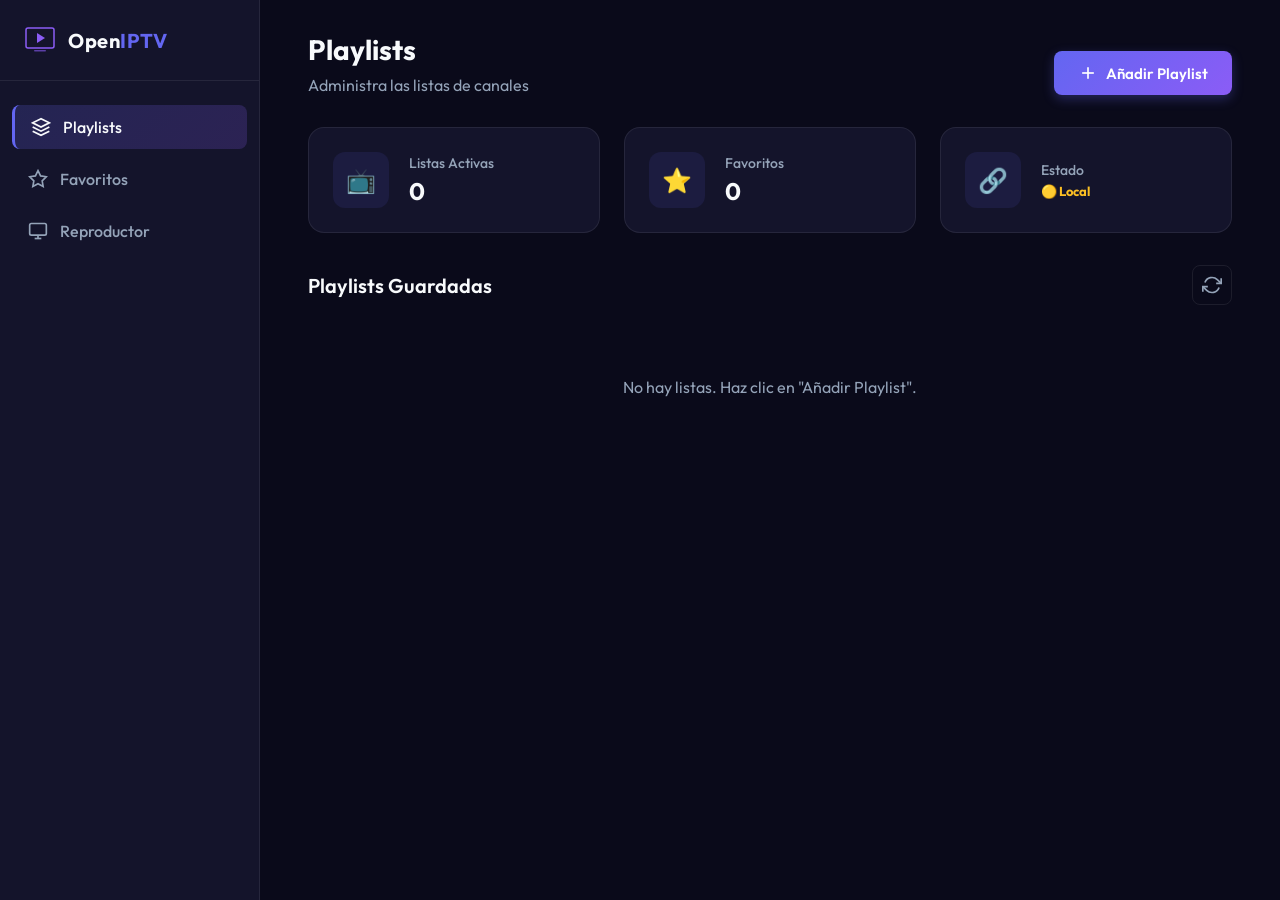
<file: panel.html>
<!DOCTYPE html>
<html lang="es">
<head>
    <meta charset="UTF-8">
    <meta name="viewport" content="width=device-width, initial-scale=1.0">
    <title>Panel de Administración - OpenIPTV</title>
    
    <link rel="preconnect" href="https://fonts.googleapis.com">
    <link rel="preconnect" href="https://fonts.gstatic.com" crossorigin>
    <link href="https://fonts.googleapis.com/css2?family=Outfit:wght@300;400;500;600;700&display=swap" rel="stylesheet">
    
    <link rel="stylesheet" href="css/panel.css">
    <style>
        /* ─── Favorites Section ─── */
        .tabs { display: flex; gap: 0; margin-bottom: 24px; border-bottom: 2px solid rgba(255,255,255,0.06); }
        .tab-btn { padding: 12px 24px; background: none; border: none; color: var(--text-muted); font-family: inherit; font-size: 15px; font-weight: 500; cursor: pointer; border-bottom: 2px solid transparent; margin-bottom: -2px; transition: all 0.2s; }
        .tab-btn:hover { color: var(--text-primary, #e2e8f0); }
        .tab-btn.active { color: var(--primary, #818cf8); border-bottom-color: var(--primary, #818cf8); }
        .tab-content { display: none; }
        .tab-content.active { display: block; }

        .fav-search { width: 100%; padding: 12px 16px; border-radius: 10px; border: 1px solid rgba(255,255,255,0.08); background: rgba(0,0,0,0.3); color: #e2e8f0; font-family: inherit; font-size: 14px; margin-bottom: 16px; outline: none; transition: border-color 0.2s; }
        .fav-search:focus { border-color: rgba(129,140,248,0.5); }
        .fav-search::placeholder { color: rgba(255,255,255,0.3); }

        .fav-toolbar { display: flex; justify-content: space-between; align-items: center; margin-bottom: 12px; gap: 12px; flex-wrap: wrap; }
        .fav-toolbar select { padding: 8px 12px; border-radius: 8px; border: 1px solid rgba(255,255,255,0.08); background: rgba(0,0,0,0.3); color: #e2e8f0; font-family: inherit; font-size: 13px; outline: none; }
        .fav-count { font-size: 13px; color: rgba(255,255,255,0.4); }
        .fav-loading { text-align: center; padding: 40px; color: rgba(255,255,255,0.4); }

        .ch-list { max-height: 60vh; overflow-y: auto; border-radius: 12px; border: 1px solid rgba(255,255,255,0.06); }
        .ch-row { display: flex; align-items: center; padding: 10px 16px; border-bottom: 1px solid rgba(255,255,255,0.04); gap: 12px; transition: background 0.15s; }
        .ch-row:last-child { border-bottom: none; }
        .ch-row:hover { background: rgba(255,255,255,0.03); }
        .ch-num { min-width: 36px; font-size: 12px; color: rgba(255,255,255,0.3); text-align: center; font-weight: 600; }
        .ch-name { flex: 1; font-size: 14px; color: #e2e8f0; white-space: nowrap; overflow: hidden; text-overflow: ellipsis; }
        .ch-group { font-size: 11px; color: rgba(255,255,255,0.3); max-width: 120px; white-space: nowrap; overflow: hidden; text-overflow: ellipsis; }
        .ch-fav-btn { width: 36px; height: 36px; border-radius: 8px; border: none; background: rgba(255,255,255,0.05); cursor: pointer; font-size: 18px; display: flex; align-items: center; justify-content: center; transition: all 0.2s; flex-shrink: 0; }
        .ch-fav-btn:hover { background: rgba(255,255,255,0.1); transform: scale(1.1); }
        .ch-fav-btn.is-fav { background: rgba(250,204,21,0.15); }
    </style>
</head>
<body>
    <div class="app-container">
        <!-- Sidebar -->
        <aside class="sidebar">
            <div class="brand">
                <div class="logo-icon">
                    <svg viewBox="0 0 64 64" fill="none" xmlns="http://www.w3.org/2000/svg">
                        <rect x="4" y="8" width="56" height="40" rx="4" stroke="currentColor" stroke-width="3" fill="none"/>
                        <polygon points="26,18 26,38 42,28" fill="currentColor"/>
                        <rect x="20" y="52" width="24" height="3" rx="1.5" fill="currentColor" opacity="0.6"/>
                    </svg>
                </div>
                <h2>Open<span>IPTV</span></h2>
            </div>
            
            <nav class="nav-menu">
                <a href="#" class="nav-item active" data-tab="playlists">
                    <svg viewBox="0 0 24 24" fill="none" stroke="currentColor" stroke-width="2" width="20" height="20">
                        <path d="M12 2L2 7l10 5 10-5-10-5zM2 17l10 5 10-5M2 12l10 5 10-5"/>
                    </svg>
                    Playlists
                </a>
                <a href="#" class="nav-item" data-tab="favorites">
                    <svg viewBox="0 0 24 24" fill="none" stroke="currentColor" stroke-width="2" width="20" height="20">
                        <polygon points="12 2 15.09 8.26 22 9.27 17 14.14 18.18 21.02 12 17.77 5.82 21.02 7 14.14 2 9.27 8.91 8.26 12 2"/>
                    </svg>
                    Favoritos
                </a>
                <a href="/" class="nav-item" target="_blank">
                    <svg viewBox="0 0 24 24" fill="none" stroke="currentColor" stroke-width="2" width="20" height="20">
                        <rect x="2" y="3" width="20" height="14" rx="2" ry="2"/>
                        <line x1="8" y1="21" x2="16" y2="21"/>
                        <line x1="12" y1="17" x2="12" y2="21"/>
                    </svg>
                    Reproductor
                </a>
            </nav>
        </aside>

        <!-- Main Content -->
        <main class="main-content">
            <header class="topbar">
                <div class="topbar-left">
                    <h1 id="page-title">Playlists</h1>
                    <p id="page-desc">Administra las listas de canales</p>
                </div>
                <div class="topbar-right">
                    <button id="btn-add-playlist" class="btn-primary">
                        <svg viewBox="0 0 24 24" fill="none" stroke="currentColor" stroke-width="2" width="20" height="20">
                            <line x1="12" y1="5" x2="12" y2="19"/>
                            <line x1="5" y1="12" x2="19" y2="12"/>
                        </svg>
                        Añadir Playlist
                    </button>
                </div>
            </header>

            <div class="dashboard-stats">
                <div class="stat-card">
                    <div class="stat-icon">📺</div>
                    <div class="stat-info">
                        <h3>Listas Activas</h3>
                        <p id="stat-count">0</p>
                    </div>
                </div>
                <div class="stat-card">
                    <div class="stat-icon">⭐</div>
                    <div class="stat-info">
                        <h3>Favoritos</h3>
                        <p id="stat-favs">0</p>
                    </div>
                </div>
                <div class="stat-card">
                    <div class="stat-icon">🔗</div>
                    <div class="stat-info">
                        <h3>Estado</h3>
                        <p id="server-status" style="font-size: 13px;">Verificando...</p>
                    </div>
                </div>
            </div>

            <!-- TAB: Playlists -->
            <div class="tab-content active" id="tab-playlists">
                <div class="content-section">
                    <div class="section-header">
                        <h2>Playlists Guardadas</h2>
                        <button id="btn-refresh" class="btn-icon" title="Actualizar">
                            <svg viewBox="0 0 24 24" fill="none" stroke="currentColor" stroke-width="2" width="20" height="20">
                                <polyline points="23 4 23 10 17 10"/>
                                <polyline points="1 20 1 14 7 14"/>
                                <path d="M3.51 9a9 9 0 0 1 14.85-3.36L23 10M1 14l4.64 4.36A9 9 0 0 0 20.49 15"/>
                            </svg>
                        </button>
                    </div>
                    <div class="playlist-grid" id="playlist-grid">
                        <div class="loading-state"><div class="spinner"></div><p>Cargando...</p></div>
                    </div>
                </div>
            </div>

            <!-- TAB: Favorites -->
            <div class="tab-content" id="tab-favorites">
                <div class="content-section">
                    <div class="section-header">
                        <h2>Gestión de Favoritos</h2>
                        <span class="fav-count" id="fav-total"></span>
                    </div>
                    <input type="text" class="fav-search" id="fav-search" placeholder="🔍 Buscar canal por nombre...">
                    <div class="fav-toolbar">
                        <select id="fav-group-filter">
                            <option value="all">Todos los grupos</option>
                        </select>
                        <label style="font-size:13px;color:rgba(255,255,255,0.5);display:flex;align-items:center;gap:6px;">
                            <input type="checkbox" id="fav-only-toggle"> Solo favoritos
                        </label>
                    </div>
                    <div class="ch-list" id="ch-list">
                        <div class="fav-loading">Cargando canales...</div>
                    </div>
                </div>
            </div>

        </main>
    </div>

    <!-- Add Modal -->
    <div id="modal-add" class="modal hidden">
        <div class="modal-backdrop"></div>
        <div class="modal-content glass-panel">
            <div class="modal-header">
                <h2>Añadir Nueva M3U</h2>
                <button class="btn-close" id="btn-close-modal">×</button>
            </div>
            <div class="modal-body">
                <div class="form-group">
                    <label>Nombre de la Lista (Opcional)</label>
                    <input type="text" id="input-pl-name" placeholder="Ej: Películas y Series">
                </div>
                <div class="form-group">
                    <label>URL de la Playlist</label>
                    <input type="url" id="input-pl-url" placeholder="https://ejemplo.com/lista.m3u">
                </div>
                <div style="text-align:center;color:rgba(255,255,255,0.3);font-size:13px;margin:12px 0;letter-spacing:2px">── O SUBIR ARCHIVO ──</div>
                <div class="form-group">
                    <label>Archivo M3U / M3U8</label>
                    <div id="drop-zone" style="border:2px dashed rgba(255,255,255,0.12);border-radius:12px;padding:24px;text-align:center;cursor:pointer;transition:all 0.2s;color:rgba(255,255,255,0.4);font-size:14px;">
                        <div style="font-size:32px;margin-bottom:8px">📁</div>
                        <div id="drop-text">Arrastra un archivo aquí o haz clic para seleccionar</div>
                        <input type="file" id="input-pl-file" accept=".m3u,.m3u8,.txt" style="display:none">
                    </div>
                </div>
            </div>
            <div class="modal-footer">
                <button class="btn-secondary" id="btn-cancel">Cancelar</button>
                <button class="btn-primary" id="btn-save">Guardar Playlist</button>
            </div>
        </div>
    </div>

    <!-- Toast -->
    <div id="toast" class="toast hidden"></div>

    <script>
    const Panel = {
        API: '/api.php',
        data: { playlists: [], lastPlaylist: null, favorites: [] },
        allChannels: [],
        groups: [],
        serverAvailable: false,
        currentTab: 'playlists',

        async init() {
            this.bindEvents();
            await this.fetchData();
        },

        bindEvents() {
            // Tab navigation
            document.querySelectorAll('.nav-item[data-tab]').forEach(item => {
                item.addEventListener('click', (e) => {
                    e.preventDefault();
                    this.switchTab(item.dataset.tab);
                });
            });

            // Modal
            document.getElementById('btn-add-playlist').addEventListener('click', () => document.getElementById('modal-add').classList.remove('hidden'));
            const closeModal = () => { document.getElementById('modal-add').classList.add('hidden'); document.getElementById('input-pl-url').value = ''; document.getElementById('input-pl-name').value = ''; document.getElementById('input-pl-file').value = ''; document.getElementById('drop-text').textContent = 'Arrastra un archivo aquí o haz clic para seleccionar'; };
            document.getElementById('btn-close-modal').addEventListener('click', closeModal);
            document.getElementById('btn-cancel').addEventListener('click', closeModal);
            document.querySelector('.modal-backdrop').addEventListener('click', closeModal);
            document.getElementById('btn-save').addEventListener('click', () => this.addPlaylist());
            document.getElementById('btn-refresh').addEventListener('click', () => this.fetchData());

            // File upload
            const dropZone = document.getElementById('drop-zone');
            const fileInput = document.getElementById('input-pl-file');
            dropZone.addEventListener('click', () => fileInput.click());
            fileInput.addEventListener('change', () => { if (fileInput.files[0]) document.getElementById('drop-text').textContent = '✅ ' + fileInput.files[0].name; });
            dropZone.addEventListener('dragover', (e) => { e.preventDefault(); dropZone.style.borderColor = 'rgba(129,140,248,0.6)'; dropZone.style.background = 'rgba(129,140,248,0.05)'; });
            dropZone.addEventListener('dragleave', () => { dropZone.style.borderColor = ''; dropZone.style.background = ''; });
            dropZone.addEventListener('drop', (e) => { e.preventDefault(); dropZone.style.borderColor = ''; dropZone.style.background = ''; if (e.dataTransfer.files[0]) { fileInput.files = e.dataTransfer.files; document.getElementById('drop-text').textContent = '✅ ' + e.dataTransfer.files[0].name; } });

            // Favorites filters
            document.getElementById('fav-search').addEventListener('input', () => this.renderChannelList());
            document.getElementById('fav-group-filter').addEventListener('change', () => this.renderChannelList());
            document.getElementById('fav-only-toggle').addEventListener('change', () => this.renderChannelList());
        },

        switchTab(tab) {
            this.currentTab = tab;
            document.querySelectorAll('.nav-item[data-tab]').forEach(n => n.classList.remove('active'));
            document.querySelector(`.nav-item[data-tab="${tab}"]`).classList.add('active');
            document.querySelectorAll('.tab-content').forEach(t => t.classList.remove('active'));
            document.getElementById('tab-' + tab).classList.add('active');

            if (tab === 'playlists') {
                document.getElementById('page-title').textContent = 'Playlists';
                document.getElementById('page-desc').textContent = 'Administra las listas de canales';
                document.getElementById('btn-add-playlist').style.display = '';
            } else {
                document.getElementById('page-title').textContent = 'Favoritos';
                document.getElementById('page-desc').textContent = 'Marca canales para verlos primero en el TV';
                document.getElementById('btn-add-playlist').style.display = 'none';
                if (this.allChannels.length === 0) this.loadAllChannels();
            }
        },

        async fetchData() {
            this.renderLoading();
            try {
                const res = await fetch(this.API + '?action=data', { signal: AbortSignal.timeout(5000) });
                if (res.ok) { this.data = await res.json(); this.serverAvailable = true; }
                else throw new Error('err');
            } catch (e) {
                this.data = {
                    playlists: this._gl('openiptv_playlists', []),
                    lastPlaylist: this._gl('openiptv_last_playlist', null),
                    favorites: this._gl('openiptv_favorites', []),
                };
                this.serverAvailable = false;
            }
            this.updateStats();
            this.renderGrid();
        },

        _gl(k, f) { try { const v = localStorage.getItem(k); return v ? JSON.parse(v) : f; } catch(e) { return f; } },

        updateStats() {
            document.getElementById('stat-count').textContent = this.data.playlists?.length || 0;
            document.getElementById('stat-favs').textContent = this.data.favorites?.length || 0;
            const s = document.getElementById('server-status');
            if (s) { s.textContent = this.serverAvailable ? '🟢 OK' : '🟡 Local'; s.style.color = this.serverAvailable ? '#4ade80' : '#fbbf24'; }
        },

        // ═══════════════════════════════════
        // PLAYLISTS TAB
        // ═══════════════════════════════════
        renderGrid() {
            const grid = document.getElementById('playlist-grid');
            grid.innerHTML = '';
            if (!this.data.playlists || this.data.playlists.length === 0) {
                grid.innerHTML = '<div class="loading-state"><p>No hay listas. Haz clic en "Añadir Playlist".</p></div>';
                return;
            }
            this.data.playlists.forEach(pl => {
                const isDef = this.data.lastPlaylist === pl.url;
                const date = new Date(pl.addedAt || Date.now()).toLocaleDateString();
                const card = document.createElement('div');
                card.className = 'playlist-card' + (isDef ? ' is-default' : '');
                card.innerHTML = (isDef ? '<div class="default-badge">Principal</div>' : '') +
                    '<h3 class="pl-name">' + this.esc(pl.name) + '</h3>' +
                    '<div class="pl-url" title="' + this.esc(pl.url) + '">' + this.esc(pl.url) + '</div>' +
                    '<div style="font-size:12px;color:var(--text-muted);margin-bottom:16px">Añadida: ' + date + '</div>' +
                    '<div class="pl-actions">' +
                    '<button class="btn-small btn-set-default"' + (isDef ? ' disabled style="opacity:.5"' : '') + '>Principal</button>' +
                    '<button class="btn-small btn-danger btn-delete">Eliminar</button></div>';
                if (!isDef) card.querySelector('.btn-set-default')?.addEventListener('click', () => this.setDefault(pl.url));
                card.querySelector('.btn-delete')?.addEventListener('click', () => { if (confirm('¿Eliminar?')) this.deletePlaylist(pl.url); });
                grid.appendChild(card);
            });
        },

        async addPlaylist() {
            const url = document.getElementById('input-pl-url').value.trim();
            const name = document.getElementById('input-pl-name').value.trim() || 'Playlist';
            const fileInput = document.getElementById('input-pl-file');
            const file = fileInput.files[0];

            if (!url && !file) { this.showToast('❌ URL o archivo obligatorio'); return; }

            const btn = document.getElementById('btn-save');
            btn.textContent = 'Guardando...'; btn.disabled = true;

            try {
                if (file) {
                    // Upload file
                    const formData = new FormData();
                    formData.append('m3u', file);
                    formData.append('name', name);
                    const res = await fetch(this.API + '?action=upload', { method: 'POST', body: formData });
                    const result = await res.json();
                    if (result.success) {
                        this.showToast('✅ Archivo subido: ' + result.name);
                    } else {
                        this.showToast('❌ ' + (result.error || 'Error'));
                    }
                } else {
                    // URL mode
                    await fetch(this.API + '?action=playlists', { method: 'POST', headers: { 'Content-Type': 'application/json' }, body: JSON.stringify({ url, name }) });
                    this.showToast('✅ Añadida');
                }
                document.getElementById('btn-close-modal').click();
                await this.fetchData();
            } catch (e) { this.showToast('❌ Error: ' + e.message); }
            btn.textContent = 'Guardar Playlist'; btn.disabled = false;
        },
        async deletePlaylist(url) {
            try { await fetch(this.API + '?action=playlists', { method: 'DELETE', headers: { 'Content-Type': 'application/json' }, body: JSON.stringify({ url }) }); } catch(e) {}
            this.showToast('🗑️ Eliminada'); this.fetchData();
        },
        async setDefault(url) {
            try { await fetch(this.API + '?action=last-playlist', { method: 'PUT', headers: { 'Content-Type': 'application/json' }, body: JSON.stringify({ url }) }); } catch(e) {}
            this.showToast('🌟 Actualizada'); this.fetchData();
        },

        // ═══════════════════════════════════
        // FAVORITES TAB
        // ═══════════════════════════════════
        async loadAllChannels() {
            document.getElementById('ch-list').innerHTML = '<div class="fav-loading"><div class="spinner"></div> Descargando canales de ' + this.data.playlists.length + ' lista(s)...</div>';
            this.allChannels = [];
            this.groups = [];
            const urlSet = {};
            const grpSet = {};

            for (const pl of this.data.playlists) {
                try {
                    const res = await fetch(pl.url, { signal: AbortSignal.timeout(15000) });
                    if (!res.ok) continue;
                    const text = await res.text();
                    this.parseM3U(text, pl.name || 'Playlist', urlSet, grpSet);
                } catch(e) { console.warn('Failed to load:', pl.url); }
            }

            this.groups = Object.keys(grpSet).sort();
            // Populate group filter
            const sel = document.getElementById('fav-group-filter');
            sel.innerHTML = '<option value="all">Todos (' + this.allChannels.length + ')</option>';
            this.groups.forEach(g => {
                const c = this.allChannels.filter(ch => ch.group === g).length;
                sel.innerHTML += '<option value="' + this.esc(g) + '">' + this.esc(g) + ' (' + c + ')</option>';
            });

            document.getElementById('fav-total').textContent = this.allChannels.length + ' canales • ' + (this.data.favorites?.length || 0) + ' favoritos';
            this.renderChannelList();
        },

        parseM3U(text, plName, urlSet, grpSet) {
            const lines = text.split('\n');
            let name = '', group = '', url = '';
            for (let i = 0; i < lines.length; i++) {
                const line = lines[i].trim();
                if (line.startsWith('#EXTINF')) {
                    const ci = line.lastIndexOf(',');
                    name = ci > -1 ? line.substring(ci + 1).trim() : 'Canal';
                    const gm = line.match(/group-title="([^"]*)"/);
                    group = gm ? gm[1] : '';
                    if (name.includes('|iframe')) name = name.replace('|iframe', '').trim();
                } else if (line && !line.startsWith('#')) {
                    url = line;
                    if (name && url && !urlSet[url]) {
                        const grp = group || plName;
                        this.allChannels.push({ name, group: grp, url, num: this.allChannels.length + 1 });
                        urlSet[url] = true;
                        grpSet[grp] = true;
                    }
                    name = ''; group = ''; url = '';
                }
            }
        },

        renderChannelList() {
            const search = document.getElementById('fav-search').value.toLowerCase().trim();
            const groupFilter = document.getElementById('fav-group-filter').value;
            const onlyFavs = document.getElementById('fav-only-toggle').checked;
            const favs = this.data.favorites || [];

            let filtered = this.allChannels.filter(ch => {
                if (search && !ch.name.toLowerCase().includes(search)) return false;
                if (groupFilter !== 'all' && ch.group !== groupFilter) return false;
                if (onlyFavs && !favs.includes(ch.url)) return false;
                return true;
            });

            const list = document.getElementById('ch-list');
            if (filtered.length === 0) {
                list.innerHTML = '<div class="fav-loading">Sin resultados</div>';
                return;
            }

            // Render max 200 for performance
            const max = Math.min(filtered.length, 200);
            let html = '';
            for (let i = 0; i < max; i++) {
                const ch = filtered[i];
                const isFav = favs.includes(ch.url);
                html += '<div class="ch-row">' +
                    '<span class="ch-num">' + ch.num + '</span>' +
                    '<span class="ch-name">' + this.esc(ch.name) + '</span>' +
                    '<span class="ch-group">' + this.esc(ch.group) + '</span>' +
                    '<button class="ch-fav-btn' + (isFav ? ' is-fav' : '') + '" data-url="' + this.esc(ch.url) + '">' + (isFav ? '⭐' : '☆') + '</button>' +
                    '</div>';
            }
            if (filtered.length > max) html += '<div class="fav-loading">Mostrando ' + max + ' de ' + filtered.length + '. Usa el buscador para filtrar.</div>';

            list.innerHTML = html;

            // Bind toggle events
            list.querySelectorAll('.ch-fav-btn').forEach(btn => {
                btn.addEventListener('click', () => this.toggleFavorite(btn.dataset.url, btn));
            });
        },

        async toggleFavorite(url, btn) {
            try {
                const res = await fetch(this.API + '?action=favorites', {
                    method: 'POST',
                    headers: { 'Content-Type': 'application/json' },
                    body: JSON.stringify({ url })
                });
                if (res.ok) {
                    const result = await res.json();
                    this.data.favorites = result.favorites;
                    btn.textContent = result.isFavorite ? '⭐' : '☆';
                    btn.classList.toggle('is-fav', result.isFavorite);
                    this.updateStats();
                    document.getElementById('fav-total').textContent = this.allChannels.length + ' canales • ' + this.data.favorites.length + ' favoritos';
                    this.showToast(result.isFavorite ? '⭐ Añadido a favoritos' : '☆ Quitado de favoritos');
                }
            } catch(e) { this.showToast('❌ Error al guardar'); }
        },

        // ═══════════════════════════════════
        // SHARED
        // ═══════════════════════════════════
        renderLoading() { document.getElementById('playlist-grid').innerHTML = '<div class="loading-state"><div class="spinner"></div><p>Cargando...</p></div>'; },
        showToast(msg) {
            const t = document.getElementById('toast');
            t.textContent = msg; t.classList.remove('hidden'); t.classList.add('show');
            clearTimeout(this._tt);
            this._tt = setTimeout(() => { t.classList.remove('show'); setTimeout(() => t.classList.add('hidden'), 300); }, 3000);
        },
        esc(s) { return s ? s.toString().replace(/&/g,'&amp;').replace(/</g,'&lt;').replace(/>/g,'&gt;').replace(/"/g,'&quot;') : ''; }
    };
    document.addEventListener('DOMContentLoaded', () => Panel.init());
    </script>
</body>
</html>
</file>
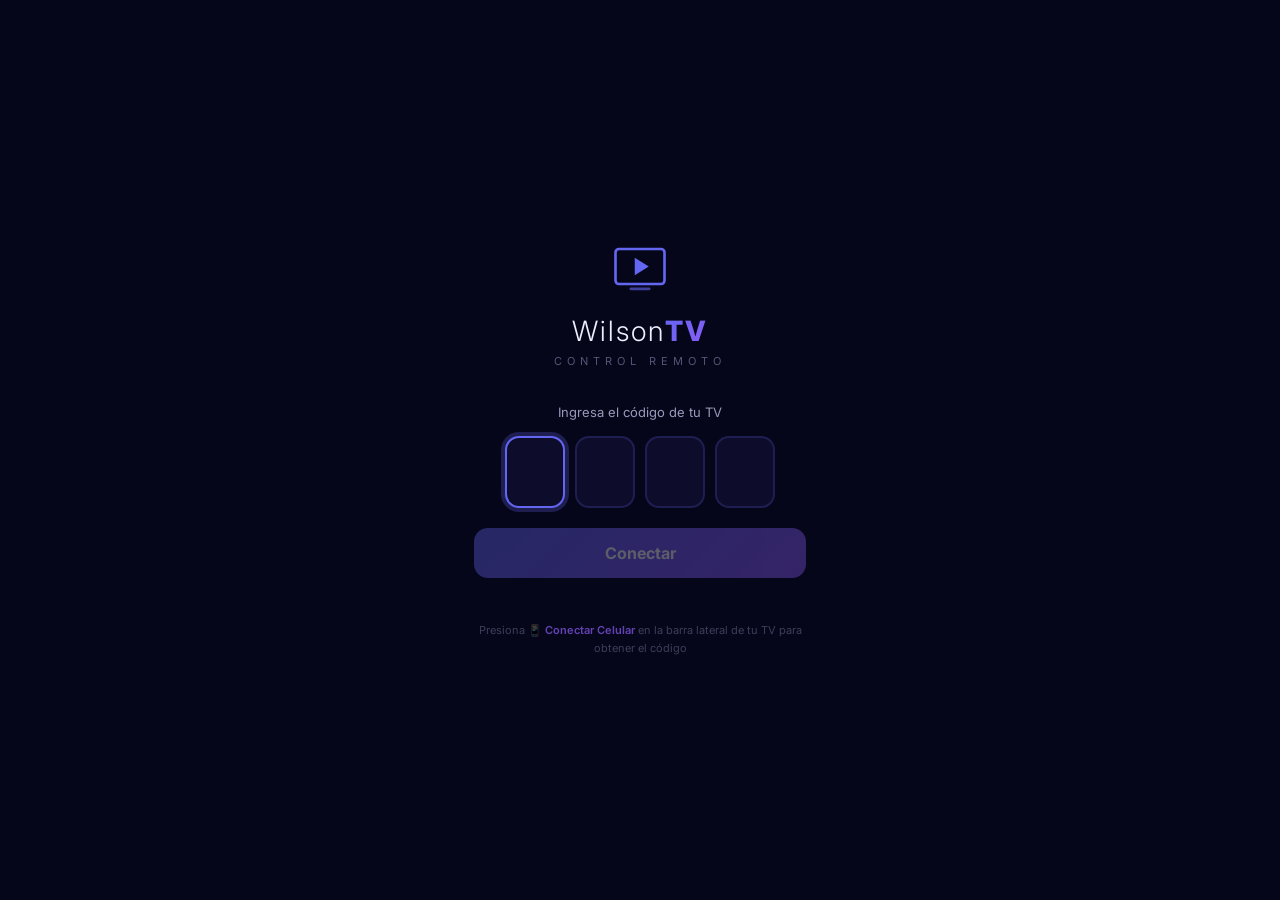
<file: remote.html>
<!DOCTYPE html>
<html lang="es">
<head>
    <meta charset="UTF-8">
    <meta name="viewport" content="width=device-width, initial-scale=1.0, maximum-scale=1.0, user-scalable=no, viewport-fit=cover">
    <meta name="apple-mobile-web-app-capable" content="yes">
    <meta name="apple-mobile-web-app-status-bar-style" content="black-translucent">
    <meta name="theme-color" content="#06061a">
    <meta http-equiv="Cache-Control" content="no-store, no-cache, must-revalidate">
    <meta http-equiv="Pragma" content="no-cache">
    <meta http-equiv="Expires" content="0">
    <meta name="mobile-web-app-capable" content="yes">
    <meta name="description" content="WilsonTV — Control remoto para tu Smart TV">
    <title>WilsonTV — Control Remoto</title>
    <link rel="preconnect" href="https://fonts.googleapis.com">
    <link rel="preconnect" href="https://fonts.gstatic.com" crossorigin>
    <link href="https://fonts.googleapis.com/css2?family=Inter:wght@300;400;500;600;700;800;900&display=swap" rel="stylesheet">
    <link rel="stylesheet" href="css/remote.css?v=8">
</head>
<body>

    <!-- ═══════ PAIRING SCREEN ═══════ -->
    <div id="screen-pair" class="screen active">
        <div class="pair-container">
            <div class="pair-logo">
                <svg viewBox="0 0 64 64" fill="none" width="56" height="56">
                    <defs><linearGradient id="rg" x1="0" y1="0" x2="64" y2="64">
                        <stop offset="0%" stop-color="#6366f1"/><stop offset="100%" stop-color="#a78bfa"/>
                    </linearGradient></defs>
                    <rect x="4" y="8" width="56" height="40" rx="4" stroke="url(#rg)" stroke-width="3" fill="none"/>
                    <polygon points="26,18 26,38 42,28" fill="url(#rg)"/>
                    <rect x="20" y="52" width="24" height="3" rx="1.5" fill="url(#rg)" opacity="0.6"/>
                </svg>
                <h1>Wilson<span>TV</span></h1>
                <p class="pair-sub">CONTROL REMOTO</p>
            </div>
            <div class="pair-form">
                <label>Ingresa el código de tu TV</label>
                <div class="code-inputs">
                    <input type="tel" maxlength="1" class="code-digit" data-index="0" inputmode="numeric" autocomplete="off">
                    <input type="tel" maxlength="1" class="code-digit" data-index="1" inputmode="numeric" autocomplete="off">
                    <input type="tel" maxlength="1" class="code-digit" data-index="2" inputmode="numeric" autocomplete="off">
                    <input type="tel" maxlength="1" class="code-digit" data-index="3" inputmode="numeric" autocomplete="off">
                </div>
                <button id="btn-connect" class="btn-connect" disabled>Conectar</button>
                <p id="pair-error" class="pair-error"></p>
                <p class="pair-hint">Presiona 📱 <strong>Conectar Celular</strong> en la barra lateral de tu TV para obtener el código</p>
            </div>
        </div>
    </div>

    <!-- ═══════ MAIN CONTROL INTERFACE ═══════ -->
    <div id="screen-remote" class="screen">

        <!-- ─── Status Header ─── -->
        <header class="r-header">
            <div class="r-header-left">
                <span class="r-dot connected"></span>
                <span class="r-header-label" id="r-status-text">Conectado</span>
            </div>
            <div class="r-header-center">
                <div class="r-now-playing" id="r-now-playing">
                    <span class="r-np-label">Reproduciendo</span>
                    <span class="r-np-name" id="r-channel-name">—</span>
                </div>
            </div>
            <div class="r-signal" id="r-signal" title="Calidad de señal">
                <div class="r-signal-bar"></div>
                <div class="r-signal-bar"></div>
                <div class="r-signal-bar"></div>
                <div class="r-signal-bar"></div>
            </div>
            <button id="btn-disconnect" class="r-disconnect" title="Desconectar">✕</button>
        </header>

        <!-- ─── Tab Content Area ─── -->
        <div class="r-tab-content">

            <!-- ═══ TAB: CANALES ═══ -->
            <div id="tab-channels" class="r-tab-panel active">
                <!-- Search -->
                <div class="r-search-wrap">
                    <svg class="r-search-icon" viewBox="0 0 24 24" fill="none" stroke="currentColor" stroke-width="2" width="18" height="18">
                        <circle cx="11" cy="11" r="8"/><path d="m21 21-4.35-4.35"/>
                    </svg>
                    <input type="text" id="r-ch-search" placeholder="Buscar entre miles de canales..." autocomplete="off">
                </div>

                <!-- Group Tags -->
                <div class="r-groups-bar" id="r-groups-bar"></div>

                <!-- Channel List -->
                <div class="r-ch-list" id="r-ch-list">
                    <div class="r-ch-empty-state">
                        <div class="r-ch-empty-icon">📡</div>
                        <p>Esperando canales de la TV...</p>
                        <span class="r-ch-empty-sub">Asegúrate de tener una playlist cargada en la TV</span>
                    </div>
                </div>
            </div>

            <!-- ═══ TAB: CONTROL ═══ -->
            <div id="tab-control" class="r-tab-panel">

                <!-- Now Playing Card -->
                <div class="r-np-card" id="r-np-card">
                    <div class="r-np-card-info">
                        <span class="r-np-card-ch" id="r-np-ch-number">—</span>
                        <div class="r-np-card-details">
                            <span class="r-np-card-name" id="r-np-card-name">Ningún canal</span>
                            <span class="r-np-card-group" id="r-np-card-group"></span>
                        </div>
                        <div class="r-np-signal-badge" id="r-np-signal-badge">
                            <span class="r-np-signal-dot"></span>
                            <span class="r-np-signal-text" id="r-np-signal-text">Sin señal</span>
                        </div>
                    </div>
                </div>

                <!-- D-Pad -->
                <div class="dpad-wrap">
                    <div class="dpad">
                        <button class="dp dp-up" data-cmd="navigate" data-dir="up" aria-label="Arriba">
                            <svg viewBox="0 0 24 24" fill="currentColor" width="28" height="28"><path d="M12 4l-8 8h16z"/></svg>
                        </button>
                        <button class="dp dp-left" data-cmd="navigate" data-dir="left" aria-label="Izquierda">
                            <svg viewBox="0 0 24 24" fill="currentColor" width="28" height="28"><path d="M4 12l8-8v16z"/></svg>
                        </button>
                        <button class="dp dp-ok" data-cmd="enter" aria-label="OK">OK</button>
                        <button class="dp dp-right" data-cmd="navigate" data-dir="right" aria-label="Derecha">
                            <svg viewBox="0 0 24 24" fill="currentColor" width="28" height="28"><path d="M20 12l-8-8v16z"/></svg>
                        </button>
                        <button class="dp dp-down" data-cmd="navigate" data-dir="down" aria-label="Abajo">
                            <svg viewBox="0 0 24 24" fill="currentColor" width="28" height="28"><path d="M12 20l8-8H4z"/></svg>
                        </button>
                    </div>
                </div>

                <!-- Quick Actions Row -->
                <div class="r-row-actions">
                    <button class="r-act" data-cmd="back">
                        <svg viewBox="0 0 24 24" fill="none" stroke="currentColor" stroke-width="2.5" width="20" height="20"><path d="M19 12H5M12 19l-7-7 7-7"/></svg>
                        <span>Atrás</span>
                    </button>
                    <button class="r-act" data-cmd="play-pause">
                        <svg viewBox="0 0 24 24" fill="currentColor" width="20" height="20"><polygon points="6,3 20,12 6,21"/></svg>
                        <span>Play</span>
                    </button>
                    <button class="r-act" data-cmd="stop">
                        <svg viewBox="0 0 24 24" fill="currentColor" width="20" height="20"><rect x="6" y="6" width="12" height="12" rx="1"/></svg>
                        <span>Stop</span>
                    </button>
                </div>

                <!-- Channel & Number Controls -->
                <div class="r-playback">
                    <div class="r-pbl">
                        <button class="r-ch-btn" data-cmd="channel-down">CH−</button>
                        <span class="r-pbl-label">Canal</span>
                        <button class="r-ch-btn" data-cmd="channel-up">CH+</button>
                    </div>
                </div>

                <!-- Number Pad -->
                <details class="r-numpad-wrap" open>
                    <summary class="r-numpad-toggle">Teclado Numérico</summary>
                    <div class="r-numpad">
                        <button class="r-num" data-cmd="number" data-num="1">1</button>
                        <button class="r-num" data-cmd="number" data-num="2">2</button>
                        <button class="r-num" data-cmd="number" data-num="3">3</button>
                        <button class="r-num" data-cmd="number" data-num="4">4</button>
                        <button class="r-num" data-cmd="number" data-num="5">5</button>
                        <button class="r-num" data-cmd="number" data-num="6">6</button>
                        <button class="r-num" data-cmd="number" data-num="7">7</button>
                        <button class="r-num" data-cmd="number" data-num="8">8</button>
                        <button class="r-num" data-cmd="number" data-num="9">9</button>
                        <button class="r-num r-num-special" data-cmd="back">⬅️</button>
                        <button class="r-num" data-cmd="number" data-num="0">0</button>
                        <button class="r-num r-num-special" data-cmd="enter">OK</button>
                    </div>
                </details>

                <!-- Stats -->
                <div class="r-pl-stats" id="r-pl-stats">
                    <div class="r-pl-stat">
                        <span class="r-pl-stat-val" id="r-pl-stat-channels">0</span>
                        <span class="r-pl-stat-label">Canales</span>
                    </div>
                    <div class="r-pl-stat">
                        <span class="r-pl-stat-val" id="r-pl-stat-groups">0</span>
                        <span class="r-pl-stat-label">Grupos</span>
                    </div>
                </div>
            </div>
        </div>

        <!-- ─── Bottom Navigation ─── -->
        <nav class="r-bottom-nav">
            <button class="r-nav-item active" data-tab="channels">
                <svg viewBox="0 0 24 24" fill="none" stroke="currentColor" stroke-width="2" width="22" height="22">
                    <circle cx="11" cy="11" r="8"/><path d="m21 21-4.35-4.35"/>
                </svg>
                <span>Buscar</span>
            </button>
            <button class="r-nav-item" data-tab="control">
                <svg viewBox="0 0 24 24" fill="none" stroke="currentColor" stroke-width="2" width="22" height="22">
                    <circle cx="12" cy="12" r="10"/>
                    <polygon points="10,8 16,12 10,16" fill="currentColor"/>
                </svg>
                <span>Control</span>
            </button>
        </nav>
    </div>

    <!-- Toast Notification -->
    <div id="r-toast" class="r-toast hidden">
        <span id="r-toast-msg"></span>
    </div>

    <script src="js/remote.js?v=8"></script>
</body>
</html>
</file>
<file: css/panel.css>
:root {
    --bg-dark: #0a0a1a;
    --bg-panel: #14142b;
    --bg-card: rgba(255, 255, 255, 0.03);
    --primary: #6366f1;
    --primary-hover: #4f46e5;
    --secondary: #8b5cf6;
    --text-main: #f8fafc;
    --text-muted: #94a3b8;
    --danger: #ef4444;
    --success: #22c55e;
    --border: rgba(255, 255, 255, 0.08);
}

* {
    margin: 0;
    padding: 0;
    box-sizing: border-box;
}

body {
    font-family: 'Outfit', -apple-system, BlinkMacSystemFont, sans-serif;
    background-color: var(--bg-dark);
    color: var(--text-main);
    min-height: 100vh;
}

/* Layout */
.app-container {
    display: flex;
    min-height: 100vh;
}

/* Sidebar */
.sidebar {
    width: 260px;
    background-color: var(--bg-panel);
    border-right: 1px solid var(--border);
    display: flex;
    flex-direction: column;
}

.brand {
    padding: 24px;
    display: flex;
    align-items: center;
    gap: 12px;
    border-bottom: 1px solid var(--border);
}

.logo-icon {
    width: 32px;
    height: 32px;
    color: var(--secondary);
}

.brand h2 {
    font-size: 20px;
    font-weight: 700;
    letter-spacing: 0.5px;
}

.brand h2 span {
    color: var(--primary);
}

.nav-menu {
    padding: 24px 12px;
    display: flex;
    flex-direction: column;
    gap: 8px;
}

.nav-item {
    display: flex;
    align-items: center;
    gap: 12px;
    padding: 12px 16px;
    border-radius: 8px;
    color: var(--text-muted);
    text-decoration: none;
    font-weight: 500;
    transition: all 0.2s ease;
}

.nav-item:hover {
    background: rgba(255, 255, 255, 0.05);
    color: var(--text-main);
}

.nav-item.active {
    background: linear-gradient(135deg, rgba(99, 102, 241, 0.2), rgba(139, 92, 246, 0.2));
    color: var(--text-main);
    border-left: 3px solid var(--primary);
}

/* Main Content */
.main-content {
    flex: 1;
    display: flex;
    flex-direction: column;
    overflow-y: auto;
}

.topbar {
    padding: 32px 48px;
    display: flex;
    justify-content: space-between;
    align-items: flex-end;
}

.topbar-left h1 {
    font-size: 28px;
    font-weight: 700;
    margin-bottom: 8px;
}

.topbar-left p {
    color: var(--text-muted);
}

.btn-primary {
    background: linear-gradient(135deg, var(--primary), var(--secondary));
    color: white;
    border: none;
    padding: 12px 24px;
    border-radius: 8px;
    font-weight: 600;
    font-family: inherit;
    font-size: 15px;
    cursor: pointer;
    display: flex;
    align-items: center;
    gap: 8px;
    transition: transform 0.2s, box-shadow 0.2s;
    box-shadow: 0 4px 12px rgba(99, 102, 241, 0.3);
}

.btn-primary:hover {
    transform: translateY(-2px);
    box-shadow: 0 6px 16px rgba(99, 102, 241, 0.4);
}

/* Stats */
.dashboard-stats {
    display: grid;
    grid-template-columns: repeat(auto-fit, minmax(250px, 1fr));
    gap: 24px;
    padding: 0 48px 32px;
}

.stat-card {
    background: var(--bg-panel);
    border: 1px solid var(--border);
    border-radius: 16px;
    padding: 24px;
    display: flex;
    align-items: center;
    gap: 20px;
}

.stat-icon {
    width: 56px;
    height: 56px;
    background: rgba(99, 102, 241, 0.1);
    border-radius: 12px;
    display: flex;
    align-items: center;
    justify-content: center;
    font-size: 24px;
}

.stat-info h3 {
    font-size: 14px;
    color: var(--text-muted);
    font-weight: 500;
    margin-bottom: 4px;
}

.stat-info p {
    font-size: 24px;
    font-weight: 700;
    word-break: break-all;
    display: -webkit-box;
    -webkit-line-clamp: 2;
    -webkit-box-orient: vertical;
    overflow: hidden;
}

/* Playlists Grid */
.content-section {
    padding: 0 48px 48px;
}

.section-header {
    display: flex;
    justify-content: space-between;
    align-items: center;
    margin-bottom: 24px;
}

.section-header h2 {
    font-size: 20px;
    font-weight: 600;
}

.btn-icon {
    background: transparent;
    border: 1px solid var(--border);
    color: var(--text-muted);
    width: 40px;
    height: 40px;
    border-radius: 8px;
    display: flex;
    align-items: center;
    justify-content: center;
    cursor: pointer;
    transition: all 0.2s;
}

.btn-icon:hover {
    background: rgba(255, 255, 255, 0.05);
    color: white;
}

.playlist-grid {
    display: grid;
    grid-template-columns: repeat(auto-fill, minmax(300px, 1fr));
    gap: 24px;
}

.playlist-card {
    background: var(--bg-card);
    border: 1px solid var(--border);
    border-radius: 16px;
    padding: 24px;
    position: relative;
    overflow: hidden;
    transition: transform 0.2s, border-color 0.2s;
}

.playlist-card:hover {
    transform: translateY(-4px);
    border-color: var(--primary);
}

.playlist-card.is-default {
    border-color: var(--secondary);
    background: linear-gradient(180deg, rgba(139, 92, 246, 0.05) 0%, rgba(255,255,255,0.02) 100%);
}

.default-badge {
    position: absolute;
    top: 16px;
    right: 16px;
    background: var(--secondary);
    color: white;
    font-size: 11px;
    font-weight: 700;
    padding: 4px 8px;
    border-radius: 12px;
    text-transform: uppercase;
    letter-spacing: 0.5px;
}

.pl-name {
    font-size: 18px;
    font-weight: 600;
    margin-bottom: 8px;
    padding-right: 60px;
}

.pl-url {
    font-size: 13px;
    color: var(--text-muted);
    margin-bottom: 20px;
    word-break: break-all;
    display: -webkit-box;
    -webkit-line-clamp: 2;
    -webkit-box-orient: vertical;
    overflow: hidden;
}

.pl-actions {
    display: flex;
    gap: 8px;
    border-top: 1px solid var(--border);
    padding-top: 16px;
    margin-top: auto;
}

.btn-small {
    flex: 1;
    background: rgba(255, 255, 255, 0.05);
    border: 1px solid var(--border);
    color: var(--text-main);
    padding: 8px 0;
    border-radius: 6px;
    font-size: 13px;
    font-weight: 500;
    cursor: pointer;
    transition: all 0.2s;
}

.btn-small:hover {
    background: rgba(255, 255, 255, 0.1);
}

.btn-danger {
    color: var(--danger);
    border-color: rgba(239, 68, 68, 0.3);
}

.btn-danger:hover {
    background: rgba(239, 68, 68, 0.1);
}

/* Modal */
.modal {
    position: fixed;
    top: 0;
    left: 0;
    width: 100vw;
    height: 100vh;
    z-index: 100;
    display: flex;
    align-items: center;
    justify-content: center;
}

.modal.hidden {
    display: none;
}

.modal-backdrop {
    position: absolute;
    inset: 0;
    background: rgba(0, 0, 0, 0.6);
    backdrop-filter: blur(4px);
}

.glass-panel {
    background: rgba(20, 20, 43, 0.85);
    backdrop-filter: blur(16px);
    border: 1px solid rgba(255, 255, 255, 0.1);
    box-shadow: 0 24px 48px rgba(0, 0, 0, 0.4);
}

.modal-content {
    position: relative;
    width: 100%;
    max-width: 480px;
    border-radius: 16px;
    animation: modalIn 0.3s cubic-bezier(0.175, 0.885, 0.32, 1.275);
}

@keyframes modalIn {
    from { opacity: 0; transform: scale(0.95) translateY(20px); }
    to { opacity: 1; transform: scale(1) translateY(0); }
}

.modal-header {
    padding: 24px;
    border-bottom: 1px solid var(--border);
    display: flex;
    justify-content: space-between;
    align-items: center;
}

.btn-close {
    background: transparent;
    border: none;
    color: var(--text-muted);
    font-size: 24px;
    cursor: pointer;
}

.btn-close:hover {
    color: white;
}

.modal-body {
    padding: 24px;
}

.form-group {
    margin-bottom: 20px;
}

.form-group label {
    display: block;
    margin-bottom: 8px;
    font-size: 14px;
    color: var(--text-muted);
    font-weight: 500;
}

.form-group input {
    width: 100%;
    background: rgba(0, 0, 0, 0.2);
    border: 1px solid var(--border);
    color: white;
    padding: 12px 16px;
    border-radius: 8px;
    font-family: inherit;
    font-size: 15px;
    outline: none;
    transition: border-color 0.2s;
}

.form-group input:focus {
    border-color: var(--primary);
}

.modal-footer {
    padding: 24px;
    border-top: 1px solid var(--border);
    display: flex;
    justify-content: flex-end;
    gap: 12px;
}

.btn-secondary {
    background: transparent;
    border: 1px solid var(--border);
    color: white;
    padding: 12px 24px;
    border-radius: 8px;
    font-weight: 600;
    font-family: inherit;
    cursor: pointer;
    transition: all 0.2s;
}

.btn-secondary:hover {
    background: rgba(255, 255, 255, 0.05);
}

/* Loading & Toast */
.loading-state {
    grid-column: 1 / -1;
    display: flex;
    flex-direction: column;
    align-items: center;
    padding: 48px;
    color: var(--text-muted);
}

.spinner {
    width: 40px;
    height: 40px;
    border: 3px solid rgba(99, 102, 241, 0.2);
    border-top-color: var(--primary);
    border-radius: 50%;
    animation: spin 1s linear infinite;
    margin-bottom: 16px;
}

@keyframes spin {
    to { transform: rotate(360deg); }
}

.toast {
    position: fixed;
    bottom: 24px;
    right: 24px;
    background: var(--bg-panel);
    border: 1px solid var(--border);
    padding: 16px 24px;
    border-radius: 8px;
    box-shadow: 0 8px 24px rgba(0,0,0,0.3);
    transform: translateY(100px);
    opacity: 0;
    transition: all 0.3s cubic-bezier(0.175, 0.885, 0.32, 1.275);
    z-index: 1000;
}

.toast.show {
    transform: translateY(0);
    opacity: 1;
}

@media (max-width: 768px) {
    .app-container { flex-direction: column; }
    .sidebar { width: 100%; border-right: none; border-bottom: 1px solid var(--border); flex-direction: row; justify-content: space-between; align-items: center;}
    .nav-menu { flex-direction: row; padding: 12px; }
    .nav-item { padding: 8px 12px; font-size: 14px; }
    .topbar { padding: 24px; flex-direction: column; align-items: flex-start; gap: 16px;}
    .dashboard-stats { padding: 0 24px 24px; }
    .content-section { padding: 0 24px 24px; }
}
</file>
<file: css/remote.css>
/* OpenIPTV — Mobile Control Center v5 */
*{margin:0;padding:0;box-sizing:border-box;touch-action:manipulation}
:root{--bg:#06061a;--bg2:#0d0d2b;--bg3:#14143d;--bg4:#1c1c55;--accent:#6366f1;--accent2:#8b5cf6;--accent-g:linear-gradient(135deg,#6366f1,#8b5cf6);--glow:rgba(99,102,241,0.25);--txt:#eeeeff;--txt2:#9999bb;--txt3:#555577;--ok:#22c55e;--err:#ef4444;--r:14px}
html{font-size:16px;overflow:hidden;height:100%;touch-action:manipulation}
body{font-family:'Inter',-apple-system,sans-serif;background:var(--bg);color:var(--txt);height:100%;overflow:hidden;-webkit-font-smoothing:antialiased;user-select:none;-webkit-user-select:none;-webkit-tap-highlight-color:transparent;-webkit-text-size-adjust:100%}
body,html{touch-action:pan-x pan-y;overscroll-behavior:none}

/* Screens */
.screen{display:none;height:100%;flex-direction:column}
.screen.active{display:flex}

/* ═══ PAIRING ═══ */
.pair-container{flex:1;display:flex;flex-direction:column;align-items:center;justify-content:center;padding:32px 24px;max-width:380px;margin:0 auto;gap:36px}
.pair-logo{text-align:center}
.pair-logo h1{font-size:28px;font-weight:300;letter-spacing:2px;margin-top:12px}
.pair-logo h1 span{font-weight:800;background:var(--accent-g);-webkit-background-clip:text;-webkit-text-fill-color:transparent}
.pair-sub{font-size:11px;text-transform:uppercase;letter-spacing:5px;color:var(--txt3);margin-top:6px}
.pair-form{width:100%;text-align:center}
.pair-form label{display:block;font-size:13px;color:var(--txt2);margin-bottom:16px}
.code-inputs{display:flex;gap:10px;justify-content:center;margin-bottom:20px}
.code-digit{width:60px;height:72px;background:var(--bg2);border:2px solid rgba(99,102,241,0.2);border-radius:var(--r);color:var(--txt);font-size:28px;font-weight:800;font-family:inherit;text-align:center;outline:none;caret-color:var(--accent);transition:border-color .2s}
.code-digit:focus{border-color:var(--accent);box-shadow:0 0 0 4px var(--glow)}
.btn-connect{width:100%;padding:15px;background:var(--accent-g);color:#fff;border:none;border-radius:var(--r);font-size:16px;font-weight:700;font-family:inherit;cursor:pointer;transition:opacity .2s,transform .1s}
.btn-connect:disabled{opacity:.35}
.btn-connect:not(:disabled):active{transform:scale(.97)}
.pair-error{color:var(--err);font-size:12px;margin-top:10px;min-height:18px}

/* ═══ HEADER ═══ */
.r-header{display:flex;align-items:center;padding:10px 16px;background:var(--bg2);border-bottom:1px solid rgba(99,102,241,0.1);gap:10px;flex-shrink:0}
.r-header-left{display:flex;align-items:center;gap:6px}
.r-dot{width:7px;height:7px;border-radius:50%;background:var(--txt3)}
.r-dot.connected{background:var(--ok);box-shadow:0 0 6px rgba(34,197,94,0.5)}
.r-header-label{font-size:11px;color:var(--txt3)}
.r-header-center{flex:1;text-align:center;min-width:0}
.r-now-playing{display:flex;flex-direction:column;align-items:center;gap:1px}
.r-np-label{font-size:9px;text-transform:uppercase;letter-spacing:1px;color:var(--txt3)}
.r-np-name{font-size:13px;font-weight:600;color:var(--accent2);white-space:nowrap;overflow:hidden;text-overflow:ellipsis;display:block;max-width:180px}
.r-disconnect{width:30px;height:30px;background:rgba(239,68,68,0.12);border:1px solid rgba(239,68,68,0.25);border-radius:50%;color:var(--err);font-size:14px;cursor:pointer;display:flex;align-items:center;justify-content:center}

/* ═══ SIGNAL QUALITY (Header) ═══ */
.r-signal{display:flex;align-items:flex-end;gap:2px;height:16px;padding:0 4px}
.r-signal-bar{width:3px;background:var(--txt3);border-radius:1px;transition:background .3s,height .3s}
.r-signal-bar:nth-child(1){height:4px}
.r-signal-bar:nth-child(2){height:7px}
.r-signal-bar:nth-child(3){height:11px}
.r-signal-bar:nth-child(4){height:16px}
.r-signal.signal-good .r-signal-bar{background:var(--ok)}
.r-signal.signal-medium .r-signal-bar{background:#f59e0b}
.r-signal.signal-medium .r-signal-bar:nth-child(4){background:var(--txt3)}
.r-signal.signal-poor .r-signal-bar{background:var(--err)}
.r-signal.signal-poor .r-signal-bar:nth-child(3),.r-signal.signal-poor .r-signal-bar:nth-child(4){background:var(--txt3)}

/* ═══ SIGNAL BADGE (Now Playing Card) ═══ */
.r-np-signal-badge{display:flex;align-items:center;gap:5px;padding:4px 10px;border-radius:100px;font-size:11px;font-weight:600;background:var(--bg3);flex-shrink:0}
.r-np-signal-dot{width:7px;height:7px;border-radius:50%;background:var(--txt3);flex-shrink:0}
.r-np-signal-badge.signal-good .r-np-signal-dot{background:var(--ok);box-shadow:0 0 6px rgba(34,197,94,0.5)}
.r-np-signal-badge.signal-good{color:var(--ok);background:rgba(34,197,94,0.08);border:1px solid rgba(34,197,94,0.15)}
.r-np-signal-badge.signal-medium .r-np-signal-dot{background:#f59e0b;box-shadow:0 0 6px rgba(245,158,11,0.4)}
.r-np-signal-badge.signal-medium{color:#f59e0b;background:rgba(245,158,11,0.08);border:1px solid rgba(245,158,11,0.15)}
.r-np-signal-badge.signal-poor .r-np-signal-dot{background:var(--err);box-shadow:0 0 6px rgba(239,68,68,0.5);animation:pulse-dot 1s infinite}
.r-np-signal-badge.signal-poor{color:var(--err);background:rgba(239,68,68,0.08);border:1px solid rgba(239,68,68,0.15)}
.r-np-signal-badge.signal-none{color:var(--txt3)}
@keyframes pulse-dot{0%,100%{opacity:1}50%{opacity:.4}}

/* ═══ BOTTOM NAV ═══ */
.r-bottom-nav{display:flex;background:var(--bg2);border-top:1px solid rgba(99,102,241,0.1);flex-shrink:0;padding-bottom:env(safe-area-inset-bottom,0)}
.r-nav-item{flex:1;display:flex;flex-direction:column;align-items:center;gap:3px;padding:8px 4px 6px;background:none;border:none;color:var(--txt3);font-size:10px;font-weight:600;font-family:inherit;cursor:pointer;transition:color .15s}
.r-nav-item.active{color:var(--accent2)}
.r-nav-item.active svg{stroke:var(--accent2)}

/* ═══ TAB PANELS ═══ */
.r-tab-content{flex:1;overflow:hidden;position:relative}
.r-tab-panel{display:none;flex-direction:column;height:100%;overflow-y:auto;overflow-x:hidden;overscroll-behavior:contain}
.r-tab-panel.active{display:flex}

/* ═══ CHANNELS TAB ═══ */
.r-filter-bar{display:flex;gap:6px;padding:10px 12px 0;flex-shrink:0;overflow-x:auto}
.r-filter-pill{padding:7px 14px;background:var(--bg3);border:1px solid rgba(99,102,241,0.08);border-radius:100px;color:var(--txt2);font-size:12px;font-weight:600;font-family:inherit;cursor:pointer;white-space:nowrap;transition:all .15s}
.r-filter-pill.active{background:var(--accent);color:#fff;border-color:var(--accent)}
.r-filter-pill:active{transform:scale(.95)}
.r-search-wrap{position:relative;padding:10px 12px;flex-shrink:0}
.r-search-icon{position:absolute;left:24px;top:50%;transform:translateY(-50%);color:var(--txt3);pointer-events:none}
#r-ch-search{width:100%;padding:11px 16px 11px 42px;background:var(--bg3);border:1px solid rgba(99,102,241,0.12);border-radius:var(--r);color:var(--txt);font-size:14px;font-family:inherit;outline:none}
#r-ch-search:focus{border-color:var(--accent);box-shadow:0 0 0 3px var(--glow)}
.r-groups-bar{display:flex;gap:5px;padding:0 12px 8px;overflow-x:auto;flex-shrink:0}
.r-groups-bar:empty{display:none}
.r-group-tag{padding:5px 12px;background:var(--bg2);border:1px solid rgba(99,102,241,0.06);border-radius:100px;color:var(--txt3);font-size:11px;font-weight:600;font-family:inherit;cursor:pointer;white-space:nowrap}
.r-group-tag.active{background:rgba(99,102,241,0.2);color:var(--accent2);border-color:var(--accent)}
.r-ch-list{flex:1;overflow-y:auto;padding:0 12px 12px;overscroll-behavior:contain}
.r-ch-item{display:flex;align-items:center;gap:10px;padding:11px 12px;background:var(--bg2);border:1px solid transparent;border-radius:10px;margin-bottom:4px;cursor:pointer;transition:all .1s}
.r-ch-item:active{background:var(--accent);transform:scale(.98)}
.r-ch-item.playing{border-color:var(--accent);background:rgba(99,102,241,0.12)}
.r-ch-item.is-fav .r-ch-fav-icon{display:block}
.r-ch-logo{width:32px;height:32px;border-radius:6px;object-fit:cover;background:var(--bg3);flex-shrink:0}
.r-ch-num{width:28px;font-size:11px;font-weight:700;color:var(--txt3);text-align:center;flex-shrink:0}
.r-ch-info{flex:1;min-width:0}
.r-ch-name{font-size:13px;font-weight:500;white-space:nowrap;overflow:hidden;text-overflow:ellipsis;display:block}
.r-ch-group{font-size:10px;color:var(--txt3)}
.r-ch-fav-icon{display:none;font-size:12px;flex-shrink:0}

/* Channel Health Dots */
.r-ch-health{width:8px;height:8px;border-radius:50%;flex-shrink:0}
.r-ch-health-unknown{background:var(--txt3);opacity:.3}
.r-ch-health-ok{background:var(--ok);box-shadow:0 0 5px rgba(34,197,94,0.4)}
.r-ch-health-error{background:var(--err);box-shadow:0 0 5px rgba(239,68,68,0.4);animation:pulse-dot 1.5s infinite}

.r-ch-empty-state{text-align:center;padding:60px 20px;color:var(--txt3)}
.r-ch-empty-icon{font-size:48px;margin-bottom:12px}
.r-ch-empty-state p{font-size:14px;margin-bottom:4px}
.r-ch-empty-sub{font-size:11px;color:var(--txt3);opacity:.6}

/* ═══ CONTROL TAB ═══ */
.r-np-card{margin:10px 12px;padding:14px;background:var(--bg2);border:1px solid rgba(99,102,241,0.1);border-radius:var(--r)}
.r-np-card-info{display:flex;align-items:center;gap:10px;margin-bottom:10px}
.r-np-card-ch{font-size:20px;font-weight:800;color:var(--accent);min-width:32px;text-align:center}
.r-np-card-details{flex:1;min-width:0}
.r-np-card-name{font-size:14px;font-weight:600;display:block;white-space:nowrap;overflow:hidden;text-overflow:ellipsis}
.r-np-card-group{font-size:11px;color:var(--txt3)}
.r-np-fav-btn{background:none;border:none;color:var(--txt3);cursor:pointer;padding:4px}
.r-np-fav-btn.is-fav{color:#fbbf24}
.r-np-fav-btn.is-fav svg{fill:#fbbf24}
.r-volume-wrap{display:flex;align-items:center;gap:8px}
.r-vol-icon-btn{background:none;border:none;color:var(--txt3);cursor:pointer;padding:2px}
.r-volume-slider{flex:1;-webkit-appearance:none;appearance:none;height:4px;background:var(--bg4);border-radius:4px;outline:none}
.r-volume-slider::-webkit-slider-thumb{-webkit-appearance:none;width:18px;height:18px;background:var(--accent-g);border-radius:50%;cursor:pointer;border:2px solid rgba(255,255,255,0.2)}
.r-vol-label{font-size:11px;color:var(--txt3);min-width:30px;text-align:right}

/* D-Pad */
.dpad-wrap{display:flex;justify-content:center;padding:14px 0 8px;flex-shrink:0}
.dpad{display:grid;grid-template-columns:72px 72px 72px;grid-template-rows:72px 72px 72px;gap:4px;place-items:center}
.dp{display:flex;align-items:center;justify-content:center;background:var(--bg3);border:1px solid rgba(99,102,241,0.12);color:var(--txt);cursor:pointer;transition:all .08s}
.dp:active{background:var(--accent);transform:scale(.88);box-shadow:0 0 24px var(--glow)}
.dp-up{grid-column:2;grid-row:1;width:68px;height:68px;border-radius:16px 16px 38% 38%}
.dp-down{grid-column:2;grid-row:3;width:68px;height:68px;border-radius:38% 38% 16px 16px}
.dp-left{grid-column:1;grid-row:2;width:68px;height:68px;border-radius:16px 38% 38% 16px}
.dp-right{grid-column:3;grid-row:2;width:68px;height:68px;border-radius:38% 16px 16px 38%}
.dp-ok{grid-column:2;grid-row:2;width:68px;height:68px;border-radius:50%;font-size:16px;font-weight:900;letter-spacing:1px;background:var(--accent-g);border:2px solid rgba(167,139,250,0.3)}
.dp-ok:active{transform:scale(.88);box-shadow:0 0 32px rgba(99,102,241,0.5)}

/* Action Row */
.r-row-actions{display:grid;grid-template-columns:repeat(4,1fr);gap:6px;padding:0 16px 8px;flex-shrink:0}
.r-act{display:flex;flex-direction:column;align-items:center;gap:3px;padding:9px 4px;background:var(--bg3);border:1px solid rgba(99,102,241,0.08);border-radius:10px;color:var(--txt2);font-size:10px;font-weight:600;font-family:inherit;cursor:pointer;text-transform:uppercase;letter-spacing:.3px}
.r-act:active{background:var(--accent);color:#fff;transform:scale(.93)}

/* Playback */
.r-playback{display:grid;grid-template-columns:1fr auto 1fr;align-items:center;gap:10px;padding:6px 16px 8px;flex-shrink:0}
.r-pbl{display:flex;flex-direction:column;align-items:center;gap:5px}
.r-pbl-label{font-size:9px;color:var(--txt3);text-transform:uppercase;letter-spacing:1px;font-weight:700}
.r-ch-btn,.r-vol-btn{width:60px;height:38px;background:var(--bg3);border:1px solid rgba(99,102,241,0.1);border-radius:10px;color:var(--txt2);font-size:13px;font-weight:800;font-family:inherit;cursor:pointer}
.r-ch-btn:active,.r-vol-btn:active{background:var(--accent);color:#fff;transform:scale(.92)}
.r-mute-btn{width:34px;height:34px;background:var(--bg3);border:1px solid rgba(99,102,241,0.1);border-radius:50%;color:var(--txt2);cursor:pointer;display:flex;align-items:center;justify-content:center}
.r-mute-btn:active{background:var(--err);color:#fff;transform:scale(.88)}
.r-play{width:64px;height:64px;background:var(--accent-g);border:2px solid rgba(167,139,250,0.3);border-radius:50%;color:#fff;cursor:pointer;display:flex;align-items:center;justify-content:center;box-shadow:0 4px 20px var(--glow)}
.r-play:active{transform:scale(.88);box-shadow:0 2px 30px rgba(99,102,241,0.5)}

/* Numpad */
.r-numpad-wrap{padding:0 16px 12px;flex-shrink:0}
.r-numpad-toggle{display:block;width:100%;padding:9px;text-align:center;font-size:12px;font-weight:600;color:var(--txt3);cursor:pointer;border-radius:10px;background:var(--bg2);border:1px solid rgba(99,102,241,0.08);list-style:none}
.r-numpad-toggle::-webkit-details-marker{display:none}
.r-numpad-wrap[open] .r-numpad-toggle{color:var(--accent);border-color:var(--accent);margin-bottom:8px}
.r-numpad{display:grid;grid-template-columns:repeat(3,1fr);gap:5px}
.r-num{height:44px;background:var(--bg3);border:1px solid rgba(99,102,241,0.06);border-radius:10px;color:var(--txt);font-size:18px;font-weight:700;font-family:inherit;cursor:pointer}
.r-num:active{background:var(--accent);transform:scale(.92)}
.r-num-special{font-size:15px}

/* ═══ PLAYLISTS TAB ═══ */
.r-pl-add-card{margin:12px;padding:14px;background:var(--bg2);border:1px solid rgba(99,102,241,0.1);border-radius:var(--r)}
.r-pl-add-card h3{font-size:14px;font-weight:600;margin-bottom:10px}
.r-pl-input-group{display:flex;gap:8px}
.r-pl-input-group input{flex:1;padding:10px 14px;background:var(--bg3);border:1px solid rgba(99,102,241,0.15);border-radius:10px;color:var(--txt);font-size:14px;font-family:inherit;outline:none}
.r-pl-input-group input:focus{border-color:var(--accent);box-shadow:0 0 0 3px var(--glow)}
.r-pl-load-btn{width:44px;height:44px;background:var(--accent-g);border:none;border-radius:10px;color:#fff;cursor:pointer;display:flex;align-items:center;justify-content:center;flex-shrink:0}
.r-pl-load-btn:active{transform:scale(.92)}
.r-pl-section{padding:0 12px}
.r-pl-section h4{font-size:12px;color:var(--txt3);text-transform:uppercase;letter-spacing:1px;margin-bottom:8px;font-weight:700}
.r-pl-list{display:flex;flex-direction:column;gap:4px}
.r-pl-item{display:flex;align-items:center;gap:10px;padding:12px;background:var(--bg2);border:1px solid transparent;border-radius:10px}
.r-pl-item.loaded{border-color:rgba(34,197,94,0.2)}
.r-pl-item-status{font-size:16px;flex-shrink:0}
.r-pl-item-info{flex:1;min-width:0}
.r-pl-item-name{font-size:13px;font-weight:500;display:block;white-space:nowrap;overflow:hidden;text-overflow:ellipsis}
.r-pl-item-url{font-size:10px;color:var(--txt3);display:block;white-space:nowrap;overflow:hidden;text-overflow:ellipsis}
.r-pl-item-del{background:none;border:none;color:var(--err);font-size:18px;cursor:pointer;padding:4px 8px;opacity:.5}
.r-pl-item-del:active{opacity:1}
.r-pl-empty{text-align:center;padding:30px;color:var(--txt3);font-size:13px}
.r-pl-stats{display:grid;grid-template-columns:repeat(3,1fr);gap:8px;padding:16px 12px}
.r-pl-stat{text-align:center;padding:14px;background:var(--bg2);border-radius:var(--r);border:1px solid rgba(99,102,241,0.06)}
.r-pl-stat-val{display:block;font-size:22px;font-weight:800;background:var(--accent-g);-webkit-background-clip:text;-webkit-text-fill-color:transparent}
.r-pl-stat-label{font-size:10px;color:var(--txt3);text-transform:uppercase;letter-spacing:1px}

/* ═══ SETTINGS TAB ═══ */
.r-settings-group{margin:12px;padding:14px;background:var(--bg2);border:1px solid rgba(99,102,241,0.08);border-radius:var(--r)}
.r-settings-group h4{font-size:13px;font-weight:600;margin-bottom:12px}
.r-setting-item{display:flex;align-items:center;justify-content:space-between;padding:8px 0;border-bottom:1px solid rgba(255,255,255,0.04)}
.r-setting-item:last-child{border-bottom:none}
.r-setting-item label{font-size:13px;color:var(--txt2)}
.r-setting-select{padding:6px 10px;background:var(--bg3);border:1px solid rgba(99,102,241,0.15);border-radius:8px;color:var(--txt);font-size:12px;font-family:inherit;outline:none}

/* Keyboard inline */
.r-kb-panel-inline{display:flex;flex-direction:column;gap:8px}
.r-kb-hint{font-size:11px;color:var(--txt3);text-align:center}
.r-kb-input{width:100%;padding:10px;background:var(--bg3);border:1px solid rgba(99,102,241,0.15);border-radius:10px;color:var(--txt);font-size:14px;font-family:inherit;resize:none;outline:none;touch-action:auto;user-select:text;-webkit-user-select:text}
.r-kb-input:focus{border-color:var(--accent);box-shadow:0 0 0 3px var(--glow)}
.r-kb-actions{display:grid;grid-template-columns:1fr 1fr 1fr;gap:6px}
.r-kb-btn{padding:10px;background:var(--accent-g);color:#fff;border:none;border-radius:8px;font-size:12px;font-weight:700;font-family:inherit;cursor:pointer}
.r-kb-btn:active{transform:scale(.95)}
.r-kb-clear{background:var(--bg3);border:1px solid rgba(99,102,241,0.15);color:var(--txt2)}
.r-kb-enter{background:var(--ok)}
.r-kb-shortcuts{display:flex;gap:5px}
.r-kb-sc{flex:1;padding:8px;background:var(--bg3);border:1px solid rgba(99,102,241,0.1);border-radius:8px;color:var(--txt2);font-size:12px;font-weight:600;font-family:inherit;cursor:pointer;text-align:center}
.r-kb-sc:active{background:var(--accent);color:#fff;transform:scale(.92)}

/* Danger */
.r-settings-danger{border-color:rgba(239,68,68,0.15)}
.r-danger-btn{width:100%;padding:10px;background:rgba(239,68,68,0.08);border:1px solid rgba(239,68,68,0.15);border-radius:8px;color:var(--err);font-size:13px;font-weight:600;font-family:inherit;cursor:pointer;margin-bottom:6px}
.r-danger-btn:last-child{margin-bottom:0}
.r-danger-btn:active{background:var(--err);color:#fff;transform:scale(.97)}
.r-settings-footer{text-align:center;padding:20px;color:var(--txt3);font-size:11px}
.r-settings-footer p:first-child{font-weight:600;margin-bottom:2px}

/* Toast */
.r-toast{position:fixed;bottom:70px;left:50%;transform:translateX(-50%);padding:10px 20px;background:var(--bg3);border:1px solid rgba(99,102,241,0.2);border-radius:100px;color:var(--txt);font-size:13px;font-weight:500;z-index:999;transition:opacity .3s,transform .3s;backdrop-filter:blur(12px)}
.r-toast.hidden{opacity:0;pointer-events:none;transform:translateX(-50%) translateY(10px)}
.r-toast.show{opacity:1;transform:translateX(-50%) translateY(0)}

/* Flash */
.btn-flash{animation:bflash .12s ease}
@keyframes bflash{0%{opacity:1}50%{opacity:.5}100%{opacity:1}}

/* New elements */
.r-ch-initial{width:32px;height:32px;border-radius:6px;background:var(--bg4);display:flex;align-items:center;justify-content:center;font-size:10px;font-weight:800;color:var(--txt3);flex-shrink:0;letter-spacing:-.5px}
.r-ch-playing-badge{background:var(--accent);color:#fff;font-size:9px;padding:2px 6px;border-radius:6px;font-weight:800;flex-shrink:0;animation:pulse-dot 1.5s infinite}
.r-ch-count-bar{padding:8px 4px;font-size:11px;color:var(--txt3);font-weight:600;letter-spacing:.3px}
.r-ch-truncated{text-align:center;padding:12px;color:var(--txt3);font-size:11px}
.pair-hint{font-size:11px;color:var(--txt3);margin-top:16px;line-height:1.6;opacity:.7}
.pair-hint strong{color:var(--accent2);font-weight:600}
.r-pl-stats{display:grid;grid-template-columns:repeat(2,1fr);gap:8px;padding:16px 12px}
.r-row-actions{display:grid;grid-template-columns:repeat(3,1fr);gap:6px;padding:0 16px 8px;flex-shrink:0}
.r-playback{display:flex;justify-content:center;gap:10px;padding:6px 16px 8px;flex-shrink:0}

/* Safe areas */
@supports(padding:env(safe-area-inset-bottom)){
.r-tab-panel{padding-bottom:env(safe-area-inset-bottom)}
.pair-container{padding-bottom:calc(32px + env(safe-area-inset-bottom))}
.r-header{padding-top:max(10px,env(safe-area-inset-top))}
}
@media(pointer:coarse){*{touch-action:manipulation}input,textarea,select{font-size:16px!important}}
</file>
